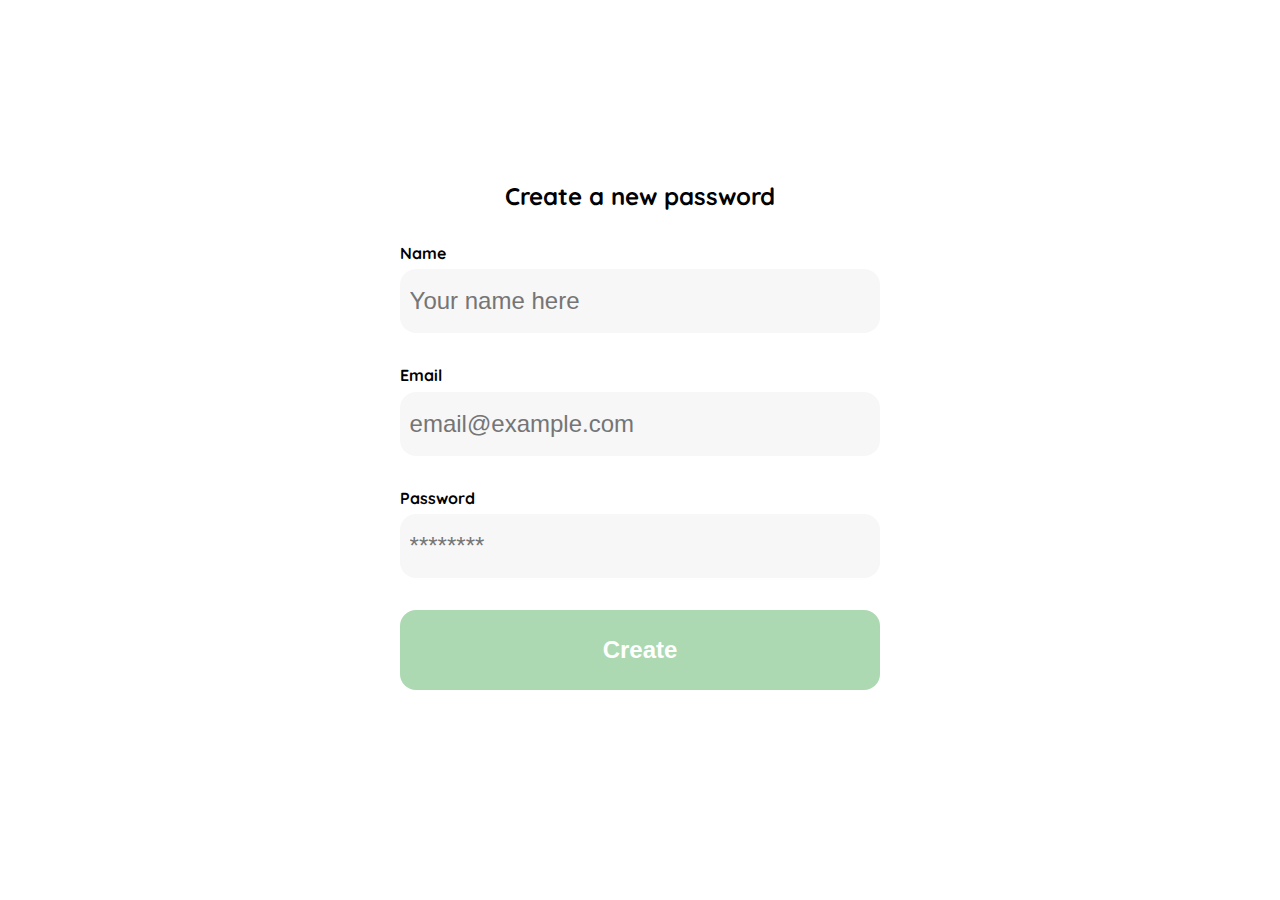
<file: cuenta.html>
<!DOCTYPE html>
<html lang="en">
  <head>
    <meta charset="UTF-8" />
    <meta name="viewport" content="width=device-width, initial-scale=1.0" />
    <title>Yard Sale</title>

    <link rel="preconnect" href="https://fonts.gstatic.com" crossorigin />
    <link
      href="https://fonts.googleapis.com/css2?family=Quicksand:wght@300;500;700&display=swap"
      rel="stylesheet"
    />
    <link rel="stylesheet" href="/style.css" />
  </head>
  <body>
    <main class="main__conteiner">
      <div class="div__conteiner">
        <h1 class="h1__cuenta">Create a new password</h1>

        <form class="form" action="">
          <div>
            <label for="name" class="label">Name</label>
            <input
              class="input input__name"
              type="text"
              id="name"
              placeholder="Your name here"
            />

            <label for="email" class="label">Email</label>
            <input
              class="input input__email"
              type="email"
              id="email"
              placeholder="email@example.com"
            />

            <label for="password" class="label">Password</label>
            <input
              class="input input__password"
              type="password"
              id="password"
              placeholder="********"
            />
          </div>

          <input
            class="primary__button create__btn"
            type="submit"
            value="Create"
          />
        </form>
      </div>
    </main>
  </body>
</html>
</file>
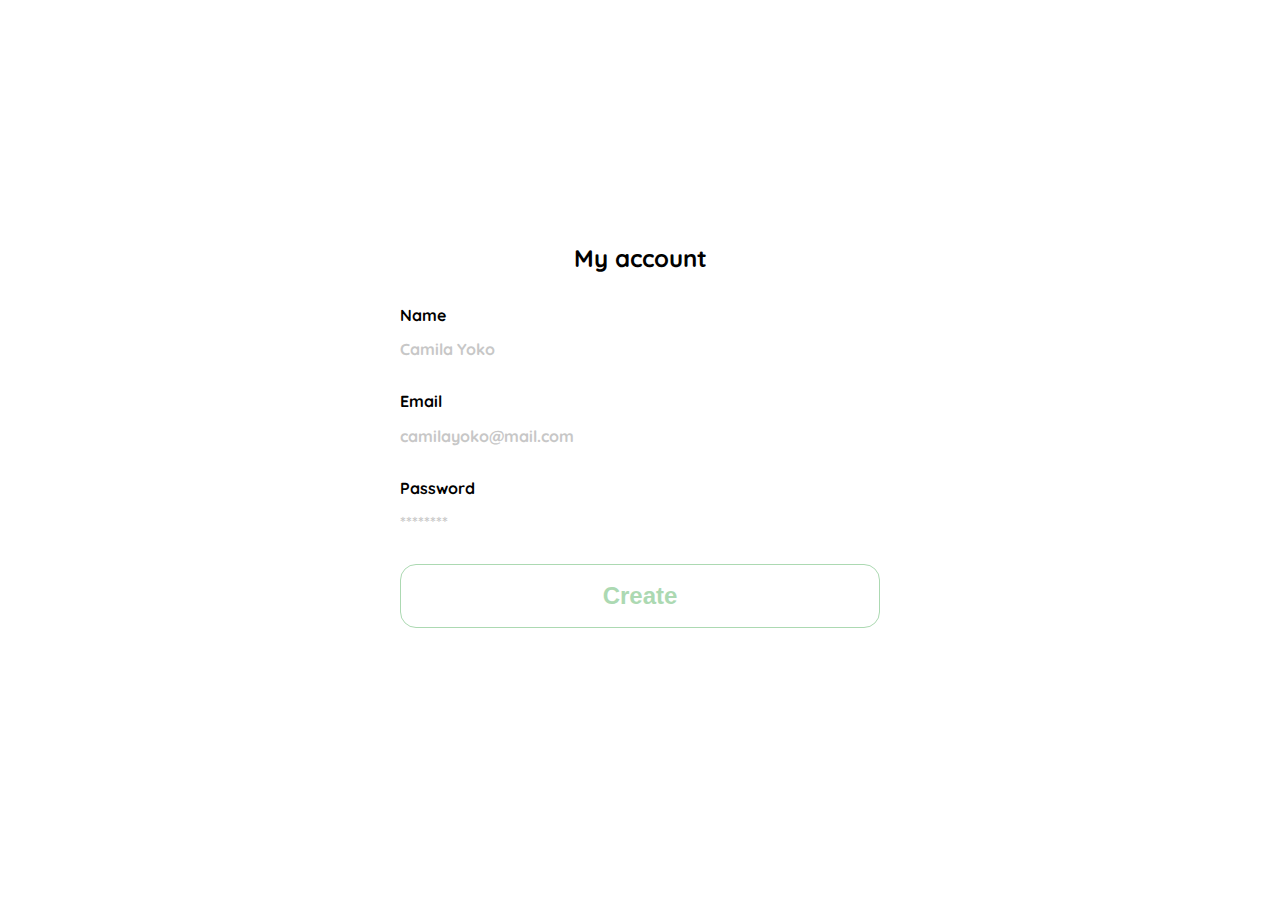
<file: editar.html>
<!DOCTYPE html>
<html lang="en">
  <head>
    <meta charset="UTF-8" />
    <meta name="viewport" content="width=device-width, initial-scale=1.0" />
    <title>Yard Sale</title>

    <link rel="preconnect" href="https://fonts.gstatic.com" crossorigin />
    <link
      href="https://fonts.googleapis.com/css2?family=Quicksand:wght@300;500;700&display=swap"
      rel="stylesheet"
    />
    <link rel="stylesheet" href="/style.css" />
  </head>
  <body>
    <main class="main__conteiner">
      <div class="div__conteiner">
        <h1 class="h1__cuenta">My account</h1>

        <form class="form" action="">
          <div>
            <label for="name" class="label">Name</label>
            <p class="value">Camila Yoko</p>

            <label for="email" class="label">Email</label>
            <p class="value">camilayoko@mail.com</p>

            <label for="password" class="label">Password</label>
            <p class="value">********</p>
          </div>

          <input
            class="secondary__btn editar__btn"
            type="submit"
            value="Create"
          />
        </form>
      </div>
    </main>
  </body>
</html>
</file>
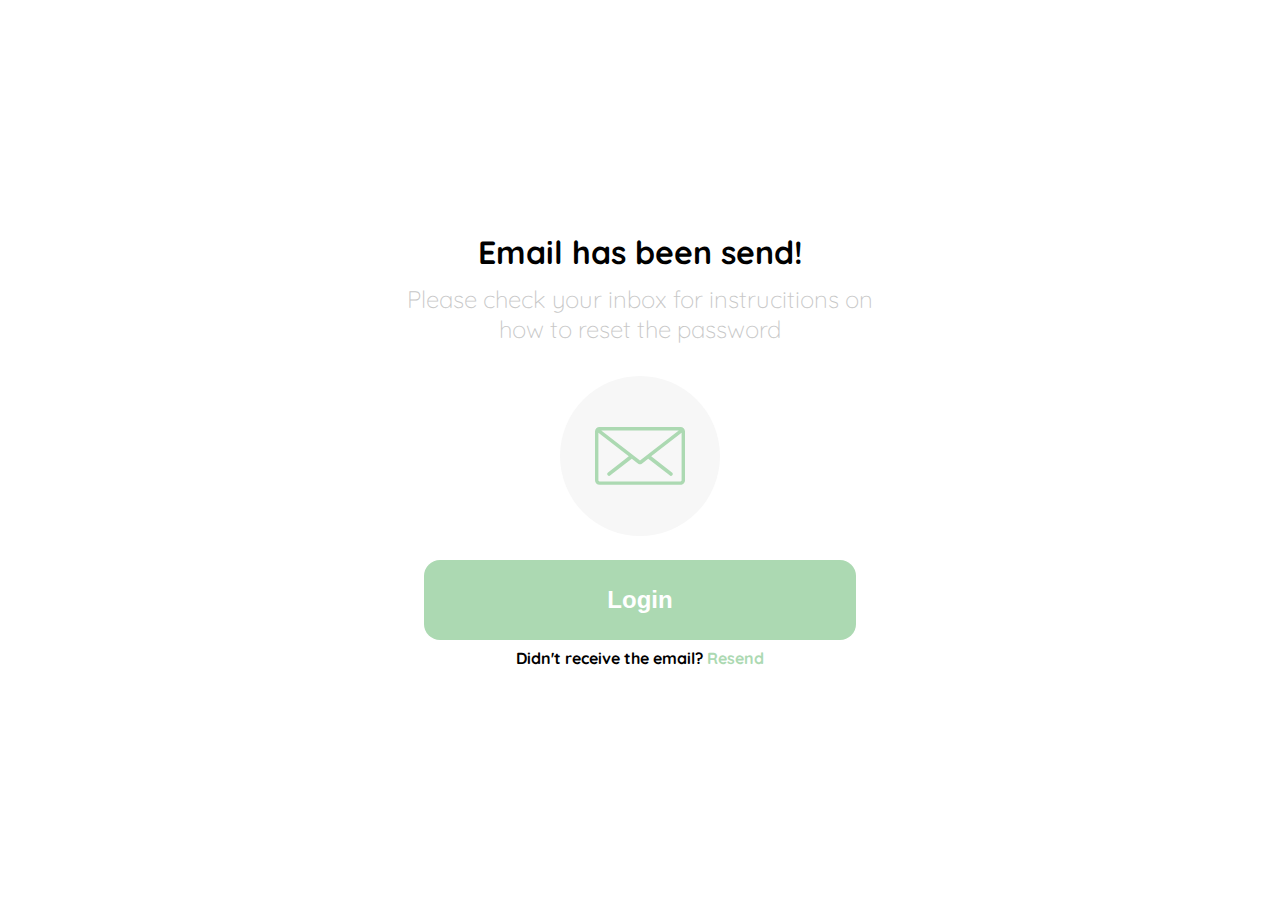
<file: email.html>
<!DOCTYPE html>
<html lang="en">
  <head>
    <meta charset="UTF-8" />
    <meta name="viewport" content="width=device-width, initial-scale=1.0" />
    <title>Email</title>

    <link rel="preconnect" href="https://fonts.gstatic.com" crossorigin />
    <link
      href="https://fonts.googleapis.com/css2?family=Quicksand:wght@300;500;700&display=swap"
      rel="stylesheet"
    />
    <link rel="stylesheet" href="/style.css" />
  </head>
  <body>
    <main class="main__conteiner">
      <div class="div__conteiner">
        <img src="./logos/logo_yard_sale.svg" alt="logo" class="logo" />

        <h1 class="titulo">Email has been send!</h1>
        <p class="subtitulo">
          Please check your inbox for instrucitions on how to reset the password
        </p>
        <div class="img__email">
          <img src="./icons/email.svg" alt="email" />
        </div>
        <button class="primary__button email__btn">Login</button>
        <p class="resend">
          <span>Didn't receive the email?</span>
          <a href="#">Resend</a>
        </p>
      </div>
    </main>
  </body>
</html>
</file>
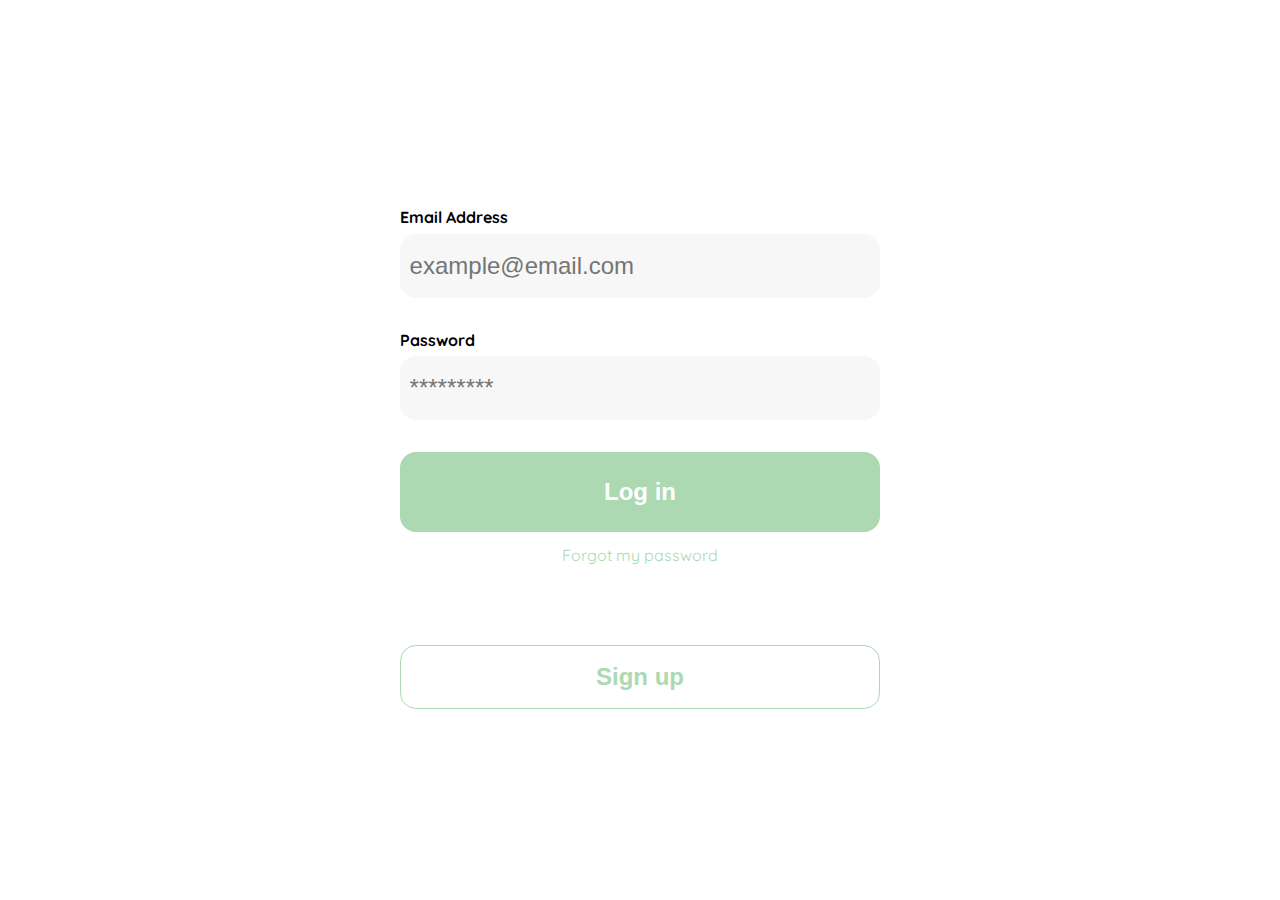
<file: login.html>
<!DOCTYPE html>
<html lang="en">
  <head>
    <meta charset="UTF-8" />
    <meta name="viewport" content="width=device-width, initial-scale=1.0" />
    <title>Yard Sale</title>

    <link rel="preconnect" href="https://fonts.gstatic.com" crossorigin />
    <link
      href="https://fonts.googleapis.com/css2?family=Quicksand:wght@300;500;700&display=swap"
      rel="stylesheet"
    />
    <link rel="stylesheet" href="/style.css" />
  </head>
  <body>
    <main class="main__conteiner">
      <div class="div__conteiner">
        <img src="./logos/logo_yard_sale.svg" alt="logo" class="logo" />
        <form class="form" action="">
          <label for="email" class="label">Email Address</label>
          <input
            class="input input__password"
            type="text"
            id="email"
            placeholder="example@email.com"
          />

          <label for="password" class="label">Password</label>
          <input
            class="input input__password"
            type="password"
            id="password"
            placeholder="*********"
          />

          <input
            class="primary__button login__btn"
            type="submit"
            value="Log in"
          />
          <a href="#">Forgot my password</a>
        </form>
        <button class="secondary__btn">Sign up</button>
      </div>
    </main>
  </body>
</html>
</file>
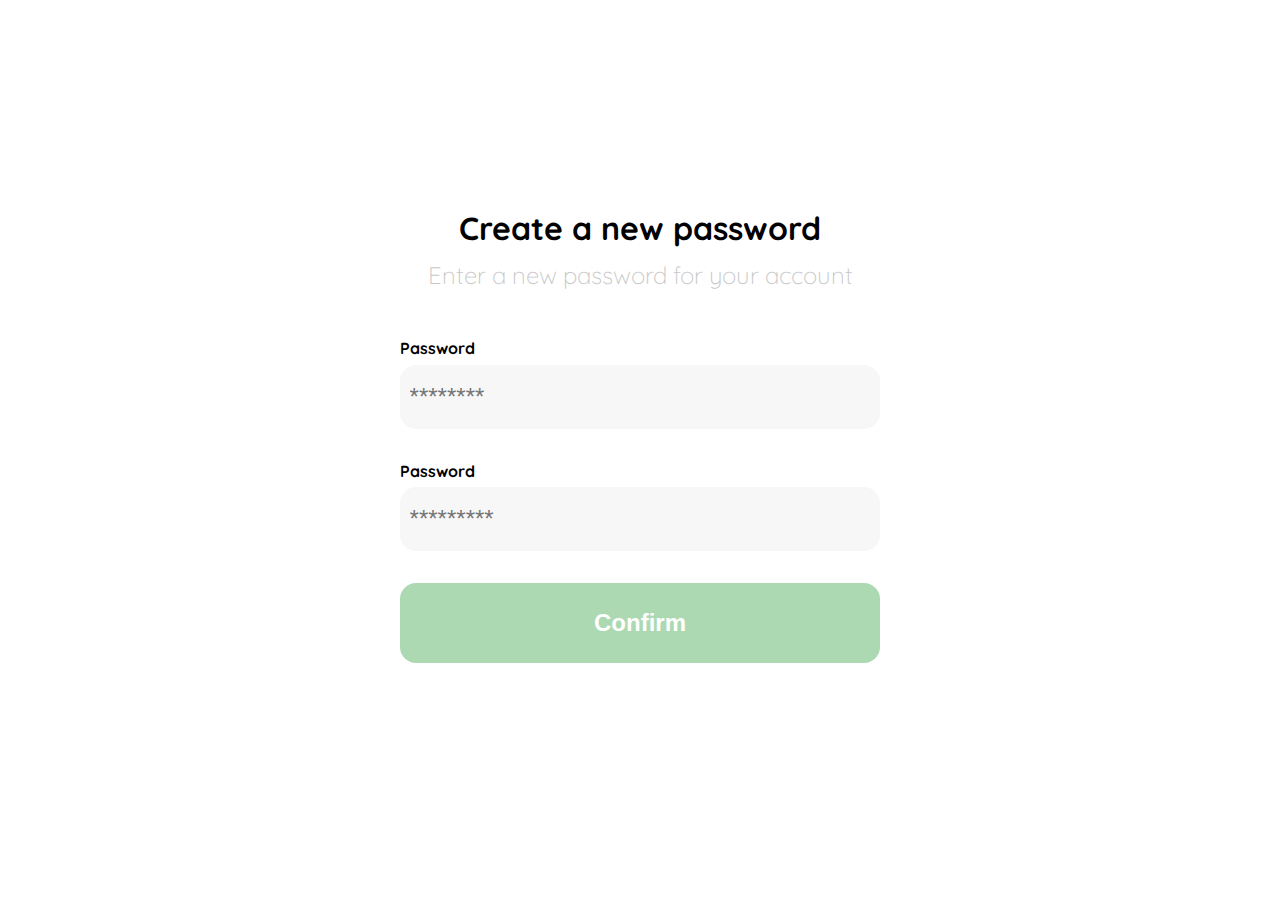
<file: password.html>
<!DOCTYPE html>
<html lang="en">
  <head>
    <meta charset="UTF-8" />
    <meta name="viewport" content="width=device-width, initial-scale=1.0" />
    <title>Yard Sale</title>

    <link rel="preconnect" href="https://fonts.gstatic.com" crossorigin />
    <link
      href="https://fonts.googleapis.com/css2?family=Quicksand:wght@300;500;700&display=swap"
      rel="stylesheet"
    />
    <link rel="stylesheet" href="/style.css" />
  </head>
  <body>
    <main class="main__conteiner">
      <div class="div__conteiner">
        <img src="./logos/logo_yard_sale.svg" alt="logo" class="logo" />

        <h1 class="titulo">Create a new password</h1>
        <p class="subtitulo">Enter a new password for your account</p>

        <form class="form" action="">
          <label for="password" class="label">Password</label>
          <input
            class="input input__password"
            type="password"
            id="password"
            placeholder="********"
          />

          <label for="newPassword" class="label">Password</label>
          <input
            class="input input__password"
            type="password"
            id="newPassword"
            placeholder="*********"
          />

          <input
            class="primary__button login__btn"
            type="submit"
            value="Confirm"
          />
        </form>
      </div>
    </main>
  </body>
</html>
</file>
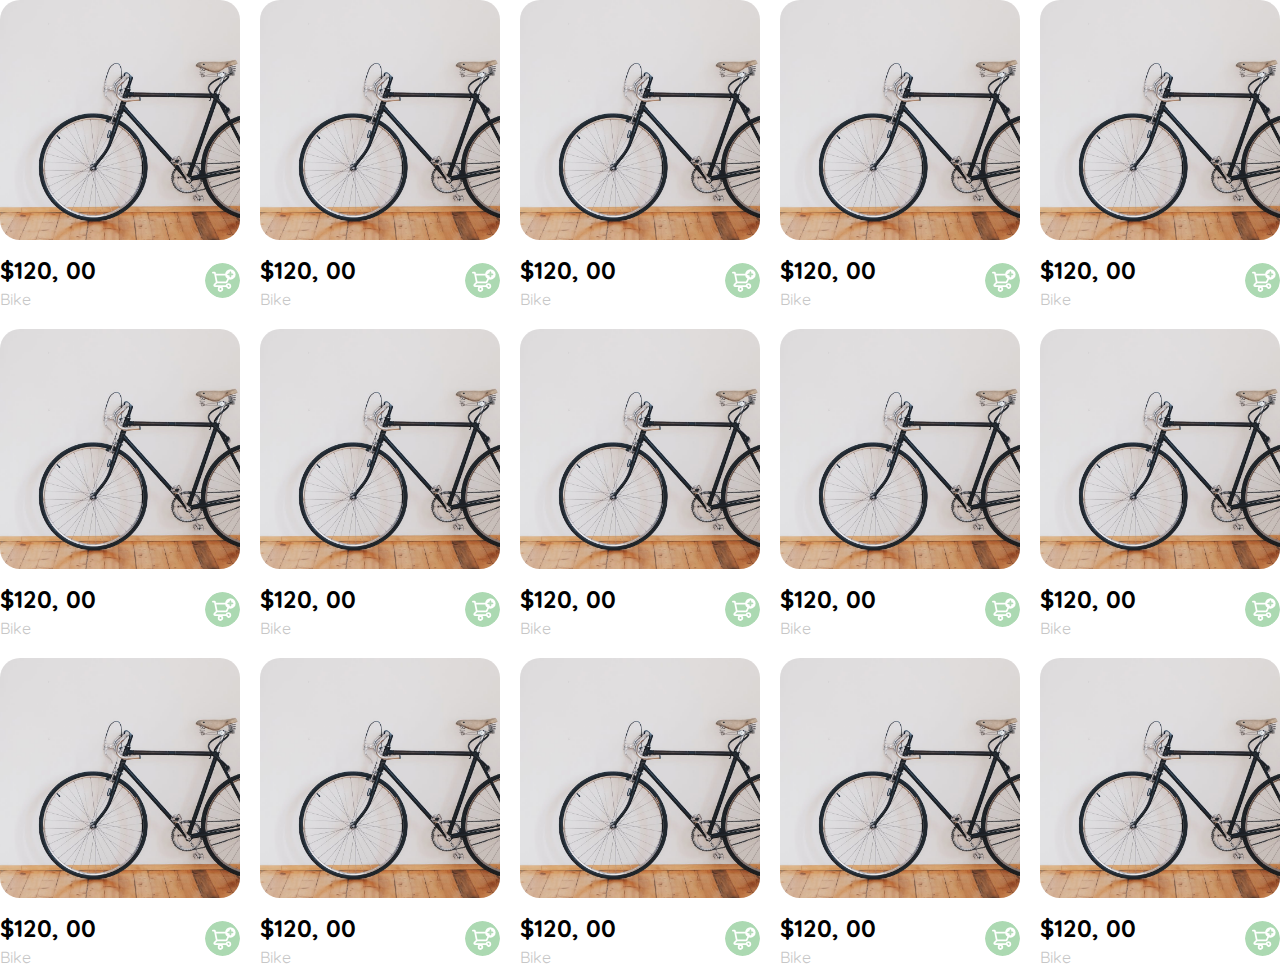
<file: cards/inicio.html>
<!DOCTYPE html>
<html lang="en">
  <head>
    <meta charset="UTF-8" />
    <meta name="viewport" content="width=device-width, initial-scale=1.0" />
    <title>Producto</title>
    <link rel="preconnect" href="https://fonts.gstatic.com" crossorigin />
    <link
      href="https://fonts.googleapis.com/css2?family=Quicksand:wght@300;500;700&display=swap"
      rel="stylesheet"
    />
    <link rel="stylesheet" href="./style2.css" />
  </head>
  <body>
    <main class="main__conteiner">
      <div class="cards__conteiner">
        <div class="cards__producto">
          <img src="../img/pexels-pixabay-276517.jpg" alt="Bike" />
          <div class="products__info">
            <div>
              <p>$120, 00</p>
              <p>Bike</p>
            </div>

            <figure>
              <img
                src="../icons/bt_add_to_cart.svg"
                alt="Logo agregar al carrito"
              />
            </figure>
          </div>
        </div>

        <div class="cards__producto">
          <img src="../img/pexels-pixabay-276517.jpg" alt="Bike" />
          <div class="products__info">
            <div>
              <p>$120, 00</p>
              <p>Bike</p>
            </div>

            <figure>
              <img
                src="../icons/bt_add_to_cart.svg"
                alt="Logo agregar al carrito"
              />
            </figure>
          </div>
        </div>

        <div class="cards__producto">
          <img src="../img/pexels-pixabay-276517.jpg" alt="Bike" />
          <div class="products__info">
            <div>
              <p>$120, 00</p>
              <p>Bike</p>
            </div>

            <figure>
              <img
                src="../icons/bt_add_to_cart.svg"
                alt="Logo agregar al carrito"
              />
            </figure>
          </div>
        </div>

        <div class="cards__producto">
          <img src="../img/pexels-pixabay-276517.jpg" alt="Bike" />
          <div class="products__info">
            <div>
              <p>$120, 00</p>
              <p>Bike</p>
            </div>

            <figure>
              <img
                src="../icons/bt_add_to_cart.svg"
                alt="Logo agregar al carrito"
              />
            </figure>
          </div>
        </div>

        <div class="cards__producto">
          <img src="../img/pexels-pixabay-276517.jpg" alt="Bike" />
          <div class="products__info">
            <div>
              <p>$120, 00</p>
              <p>Bike</p>
            </div>

            <figure>
              <img
                src="../icons/bt_add_to_cart.svg"
                alt="Logo agregar al carrito"
              />
            </figure>
          </div>
        </div>

        <div class="cards__producto">
          <img src="../img/pexels-pixabay-276517.jpg" alt="Bike" />
          <div class="products__info">
            <div>
              <p>$120, 00</p>
              <p>Bike</p>
            </div>

            <figure>
              <img
                src="../icons/bt_add_to_cart.svg"
                alt="Logo agregar al carrito"
              />
            </figure>
          </div>
        </div>

        <div class="cards__producto">
          <img src="../img/pexels-pixabay-276517.jpg" alt="Bike" />
          <div class="products__info">
            <div>
              <p>$120, 00</p>
              <p>Bike</p>
            </div>

            <figure>
              <img
                src="../icons/bt_add_to_cart.svg"
                alt="Logo agregar al carrito"
              />
            </figure>
          </div>
        </div>

        <div class="cards__producto">
          <img src="../img/pexels-pixabay-276517.jpg" alt="Bike" />
          <div class="products__info">
            <div>
              <p>$120, 00</p>
              <p>Bike</p>
            </div>

            <figure>
              <img
                src="../icons/bt_add_to_cart.svg"
                alt="Logo agregar al carrito"
              />
            </figure>
          </div>
        </div>

        <div class="cards__producto">
          <img src="../img/pexels-pixabay-276517.jpg" alt="Bike" />
          <div class="products__info">
            <div>
              <p>$120, 00</p>
              <p>Bike</p>
            </div>

            <figure>
              <img
                src="../icons/bt_add_to_cart.svg"
                alt="Logo agregar al carrito"
              />
            </figure>
          </div>
        </div>

        <div class="cards__producto">
          <img src="../img/pexels-pixabay-276517.jpg" alt="Bike" />
          <div class="products__info">
            <div>
              <p>$120, 00</p>
              <p>Bike</p>
            </div>

            <figure>
              <img
                src="../icons/bt_add_to_cart.svg"
                alt="Logo agregar al carrito"
              />
            </figure>
          </div>
        </div>

        <div class="cards__producto">
          <img src="../img/pexels-pixabay-276517.jpg" alt="Bike" />
          <div class="products__info">
            <div>
              <p>$120, 00</p>
              <p>Bike</p>
            </div>

            <figure>
              <img
                src="../icons/bt_add_to_cart.svg"
                alt="Logo agregar al carrito"
              />
            </figure>
          </div>
        </div>

        <div class="cards__producto">
          <img src="../img/pexels-pixabay-276517.jpg" alt="Bike" />
          <div class="products__info">
            <div>
              <p>$120, 00</p>
              <p>Bike</p>
            </div>

            <figure>
              <img
                src="../icons/bt_add_to_cart.svg"
                alt="Logo agregar al carrito"
              />
            </figure>
          </div>
        </div>

        <div class="cards__producto">
          <img src="../img/pexels-pixabay-276517.jpg" alt="Bike" />
          <div class="products__info">
            <div>
              <p>$120, 00</p>
              <p>Bike</p>
            </div>

            <figure>
              <img
                src="../icons/bt_add_to_cart.svg"
                alt="Logo agregar al carrito"
              />
            </figure>
          </div>
        </div>

        <div class="cards__producto">
          <img src="../img/pexels-pixabay-276517.jpg" alt="Bike" />
          <div class="products__info">
            <div>
              <p>$120, 00</p>
              <p>Bike</p>
            </div>

            <figure>
              <img
                src="../icons/bt_add_to_cart.svg"
                alt="Logo agregar al carrito"
              />
            </figure>
          </div>
        </div>

        <div class="cards__producto">
          <img src="../img/pexels-pixabay-276517.jpg" alt="Bike" />
          <div class="products__info">
            <div>
              <p>$120, 00</p>
              <p>Bike</p>
            </div>

            <figure>
              <img
                src="../icons/bt_add_to_cart.svg"
                alt="Logo agregar al carrito"
              />
            </figure>
          </div>
        </div>

        </div>
      </div>
    </main>
  </body>
</html>
</file>
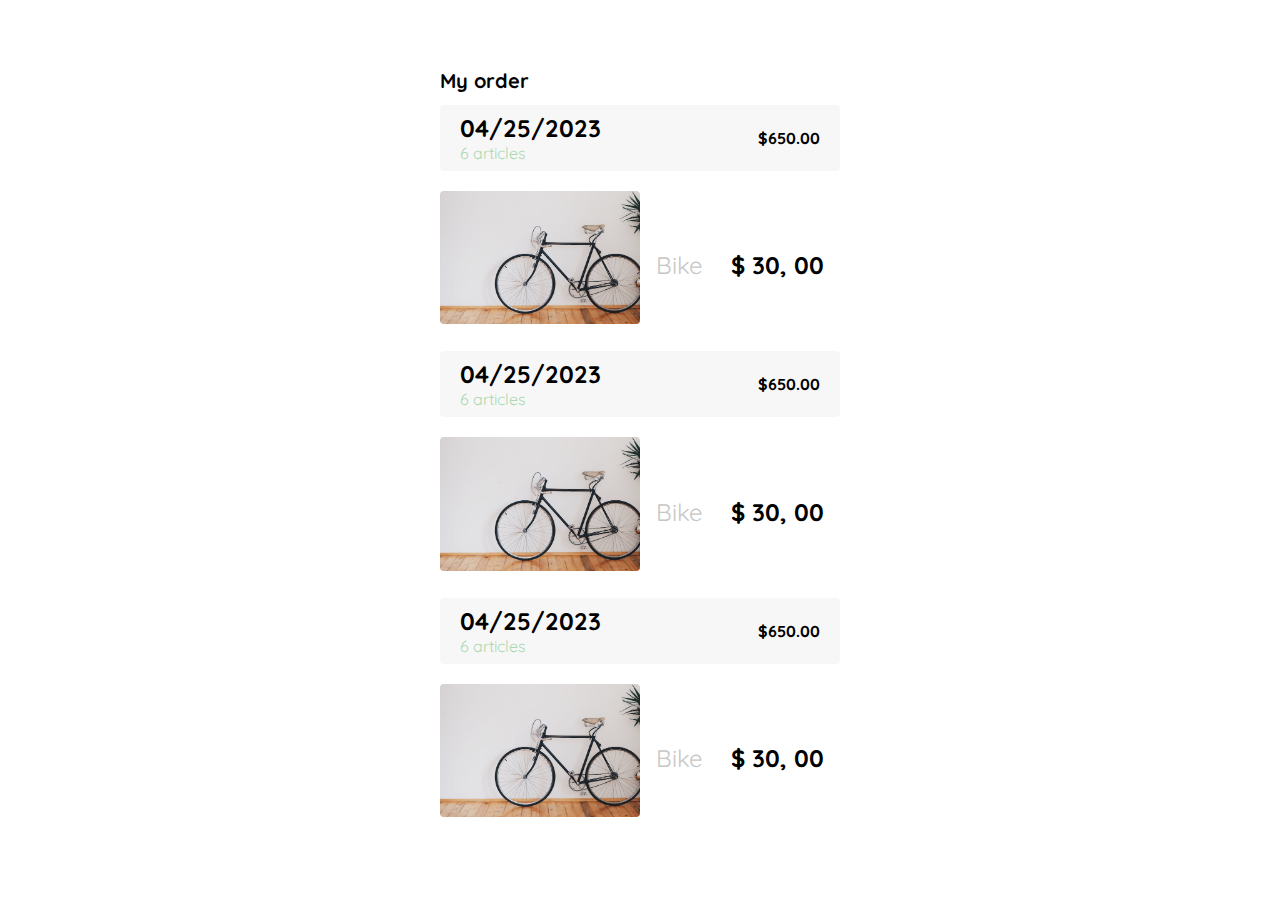
<file: cards/miorden.html>
<!DOCTYPE html>
<html lang="en">
  <head>
    <meta charset="UTF-8" />
    <meta name="viewport" content="width=device-width, initial-scale=1.0" />
    <title>Menu</title>
    <link rel="preconnect" href="https://fonts.gstatic.com" crossorigin />
    <link
      href="https://fonts.googleapis.com/css2?family=Quicksand:wght@300;500;700&display=swap"
      rel="stylesheet"
    />
    <link rel="stylesheet" href="./style2.css" />
  </head>
  <body>
    <main class="my__order">
      <div class="my__order-conteiner">
        <h1 class="my__order-title">My order</h1>
        <div class="my__order-info">
          <div class="order">
            <p>
              <span>04/25/2023</span>
              <span>6 articles</span>
            </p>
            <p>$650.00</p>
          </div>
        </div>
        <div class="my__order-cards">
          <figure>
            <img src="../img/pexels-pixabay-276517.jpg" alt="bike" />
          </figure>
          <p>Bike</p>
          <p>$ 30, 00</p>
        </div>

        <div class="my__order-info">
          <div class="order">
            <p>
              <span>04/25/2023</span>
              <span>6 articles</span>
            </p>
            <p>$650.00</p>
          </div>
        </div>
        <div class="my__order-cards">
          <figure>
            <img src="../img/pexels-pixabay-276517.jpg" alt="bike" />
          </figure>
          <p>Bike</p>
          <p>$ 30, 00</p>
        </div>

        <div class="my__order-info">
          <div class="order">
            <p>
              <span>04/25/2023</span>
              <span>6 articles</span>
            </p>
            <p>$650.00</p>
          </div>
        </div>
        <div class="my__order-cards">
          <figure>
            <img src="../img/pexels-pixabay-276517.jpg" alt="bike" />
          </figure>
          <p>Bike</p>
          <p>$ 30, 00</p>
        </div>
      </div>
    </main>
  </body>
</html>
</file>
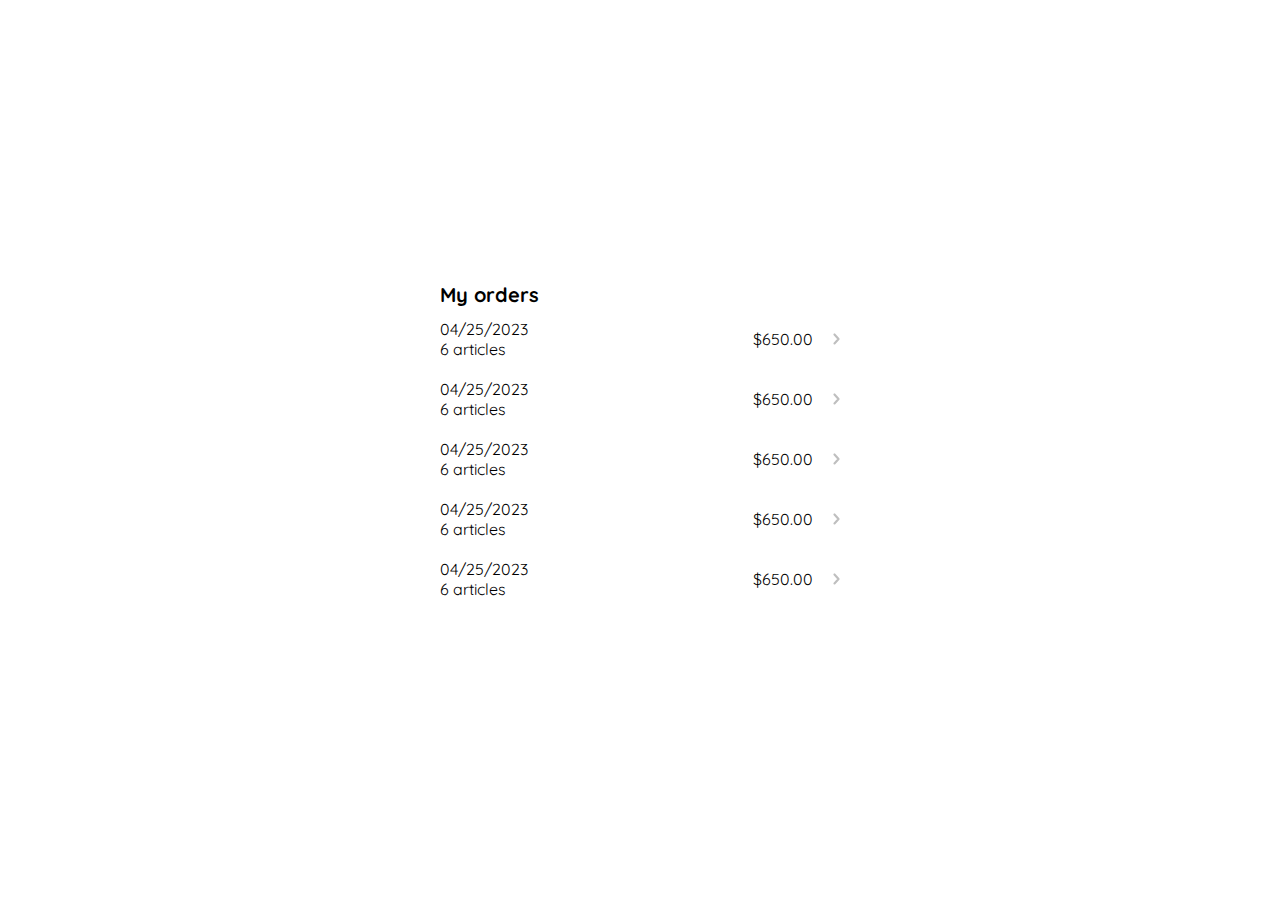
<file: cards/misordenes.html>
<!DOCTYPE html>
<html lang="en">
  <head>
    <meta charset="UTF-8" />
    <meta name="viewport" content="width=device-width, initial-scale=1.0" />
    <title>Menu</title>
    <link rel="preconnect" href="https://fonts.gstatic.com" crossorigin />
    <link
      href="https://fonts.googleapis.com/css2?family=Quicksand:wght@300;500;700&display=swap"
      rel="stylesheet"
    />
    <link rel="stylesheet" href="./style2.css" />
  </head>
  <body>
    <main class="my__order">
      <div class="my__order-conteiner">
        <h1 class="my__order-title">My orders</h1>
        <div class="my__orders-info">
          <div class="orders">
            <p class="orders__info">
              <span>04/25/2023</span>
              <span>6 articles</span>
            </p>
            <p class="orders__precio">$650.00</p>
            <img src="../icons/flechita.svg" alt="flechita" />
          </div>

          <div class="orders">
            <p class="orders__info">
              <span>04/25/2023</span>
              <span>6 articles</span>
            </p>
            <p class="orders__precio">$650.00</p>
            <img src="../icons/flechita.svg" alt="flechita" />
          </div>

          <div class="orders">
            <p class="orders__info">
              <span>04/25/2023</span>
              <span>6 articles</span>
            </p>
            <p class="orders__precio">$650.00</p>
            <img src="../icons/flechita.svg" alt="flechita" />
          </div>

          <div class="orders">
            <p class="orders__info">
              <span>04/25/2023</span>
              <span>6 articles</span>
            </p>
            <p class="orders__precio">$650.00</p>
            <img src="../icons/flechita.svg" alt="flechita" />
          </div>

          <div class="orders">
            <p class="orders__info">
              <span>04/25/2023</span>
              <span>6 articles</span>
            </p>
            <p class="orders__precio">$650.00</p>
            <img src="../icons/flechita.svg" alt="flechita" />
          </div>
        </div>
      </div>
    </main>
  </body>
</html>
</file>
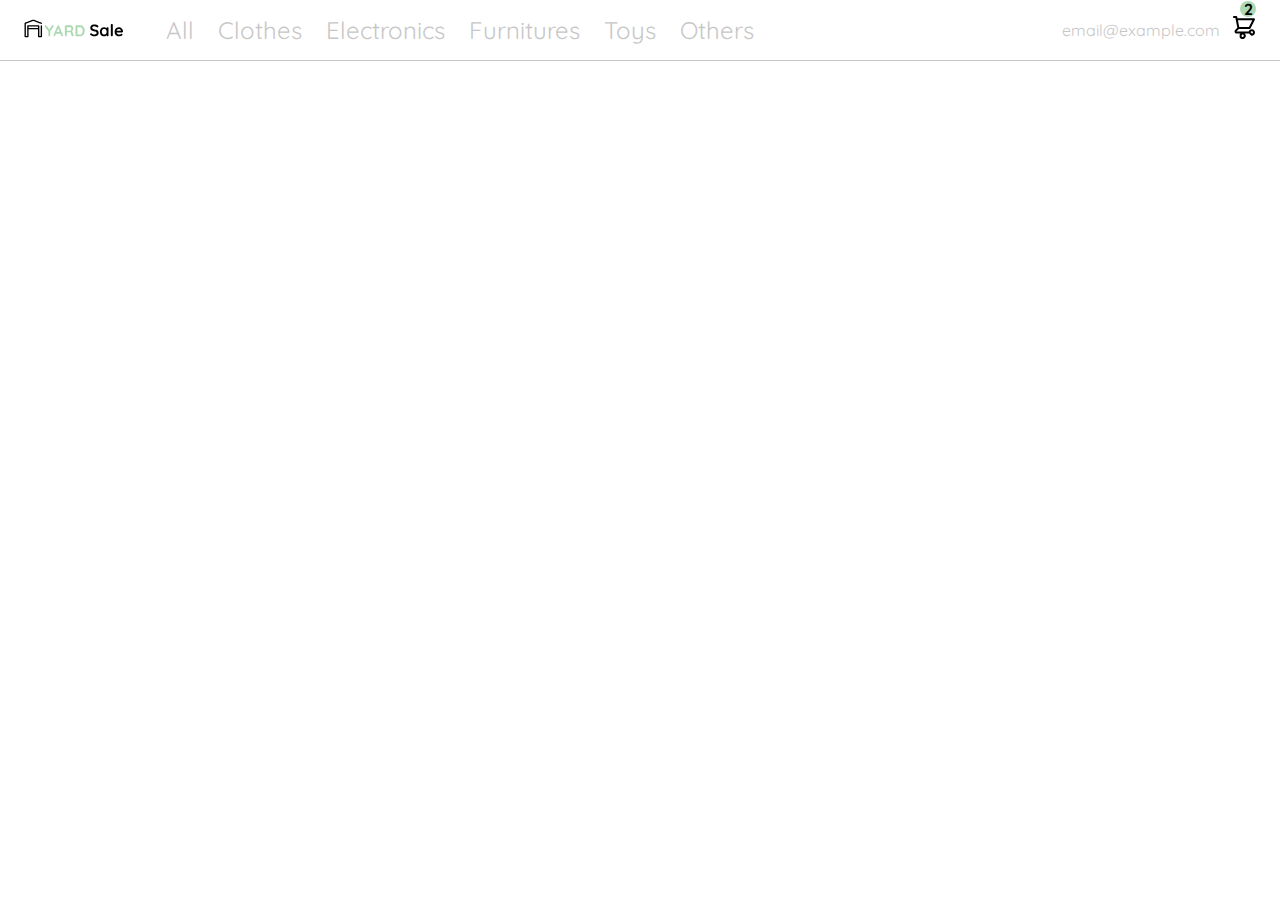
<file: cards/navbar.html>
<!DOCTYPE html>
<html lang="en">
  <head>
    <meta charset="UTF-8" />
    <meta name="viewport" content="width=device-width, initial-scale=1.0" />
    <title>Navbar</title>
    <link rel="preconnect" href="https://fonts.gstatic.com" crossorigin />
    <link
      href="https://fonts.googleapis.com/css2?family=Quicksand:wght@300;500;700&display=swap"
      rel="stylesheet"
    />
    <link rel="stylesheet" href="./style2.css" />
  </head>
  <body>
    <nav class="nav__conteiner">
      <img class="img__menu" src="../icons/icon_menu.svg" alt="icono de menu" />

      <div class="nav__left">
        <img class="logo" src="../logos/logo_yard_sale.svg" alt="logo" />
        <ul>
          <li>
            <a href="/">All</a>
          </li>

          <li>
            <a href="/">Clothes</a>
          </li>

          <li>
            <a href="/">Electronics</a>
          </li>

          <li>
            <a href="/">Furnitures</a>
          </li>

          <li>
            <a href="/">Toys</a>
          </li>

          <li>
            <a href="/">Others</a>
          </li>
        </ul>
      </div>
      <div class="nav__right">
        <ul class="nav__right-carrito">
          <li class="nav__right-email">email@example.com</li>
          <li class="nav__right-img">
            <img src="../icons/icon_shopping_cart.svg" alt="carrito" />
            <div>2</div>
          </li>
        </ul>
      </div>
    </nav>
  </body>
</html>
</file>
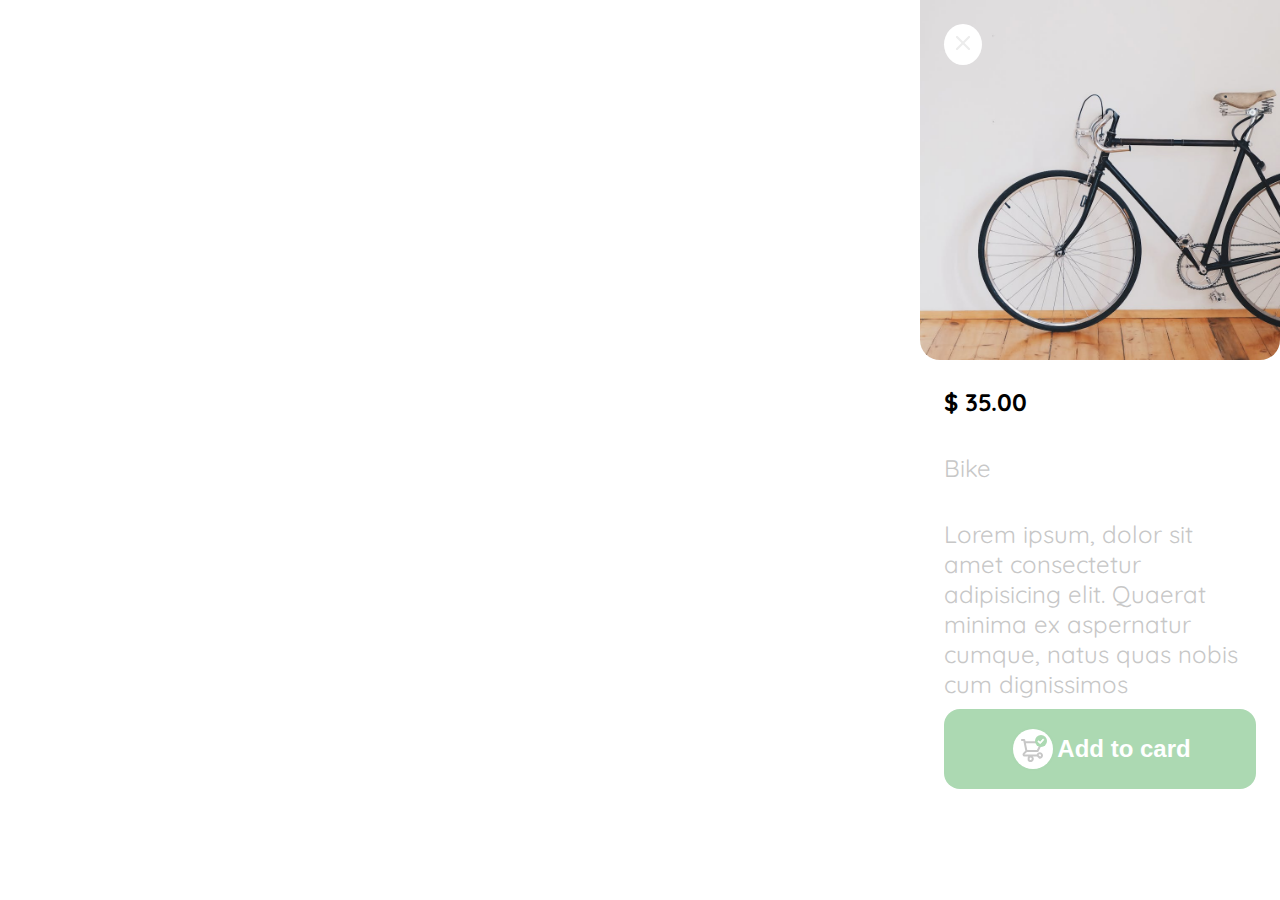
<file: cards/prductos.html>
<!DOCTYPE html>
<html lang="en">
  <head>
    <meta charset="UTF-8" />
    <meta name="viewport" content="width=device-width, initial-scale=1.0" />
    <title>Navbar</title>
    <link rel="preconnect" href="https://fonts.gstatic.com" crossorigin />
    <link
      href="https://fonts.googleapis.com/css2?family=Quicksand:wght@300;500;700&display=swap"
      rel="stylesheet"
    />
    <link rel="stylesheet" href="./style2.css" />
  </head>
  <body>
    <aside class="product__detail">
      <div class="product__detail-close">
        <img src="../icons/icon_close.png" alt="close" />
      </div>

      <img src="../img/pexels-pixabay-276517.jpg" alt="bike" />
      <div class="product__info">
        <p>$ 35.00</p>
        <p>Bike</p>
        <p>
          Lorem ipsum, dolor sit amet consectetur adipisicing elit. Quaerat
          minima ex aspernatur cumque, natus quas nobis cum dignissimos
        </p>
        <button class="primary__button btn__add">
          <img src="../icons/bt_added_to_cart.svg" alt="add to cart" />
          Add to card
        </button>
      </div>
    </aside>
  </body>
</html>
</file>
<file: style.css>
/*--------------GLOBALES------*/
* {
  margin: 0;
  padding: 0;
  box-sizing: border-box;
}

:root {
  --very-light-pink: #c7c7c7;
  --text-input-field: #f7f7f7;
  --white: #ffffff;
  --black: #000000;
  --hospital-green: #acd9b2;
  --sm: 1rem;
  --md: 1.5rem;
  --lg: 2rem;
}

body {
  font-family: "Quicksand", sans-serif;
  font-size: 62.5%;
}

.main__conteiner {
  width: 100%;
  height: 100vh;
  display: grid;
  place-items: center;
}

.div__conteiner {
  display: grid;
  grid-template-rows: auto 1fr auto;
  width: 30rem;
  justify-items: center;
}

/*----------------------PASSWORD------------------------*/

.logo {
  width: 10rem;
  margin-bottom: 40px;
  justify-self: center;
  display: none;
}

.titulo {
  font-size: var(--lg);
  margin-bottom: 12px;
  text-align: center;
}

.subtitulo {
  font-size: var(--md);
  text-align: center;
  color: var(--very-light-pink);
  font-weight: 300;
  margin-bottom: 2rem;
  margin-top: 0;
}

.label {
  font-size: var(--sm);
  font-weight: bold;
  margin-bottom: 0.4rem;
}

input {
  background-color: var(--text-input-field);
  border: none;
  border-radius: 1rem;
  height: 4rem;
  font-size: var(--md);
  padding: 0.6rem;
  margin-bottom: 0.8rem;
}

.form {
  display: flex;
  width: 100%;
  flex-direction: column;
  margin: 1rem 0;
}

form div {
  display: flex;
  flex-direction: column;
}

.form a {
  color: var(--hospital-green);
  font-size: var(--sm);
  text-align: center;
  text-decoration: none;
  margin-bottom: 4rem;
}

.primary__button {
  background-color: var(--hospital-green);
  font-size: var(--md);
  font-weight: bold;
  border: none;
  border-radius: 1rem;
  color: var(--white);
  height: 5rem;
  cursor: pointer;
}

.primary__button:hover {
  background-color: var(--very-light-pink);
}

.confirm__btn {
  margin-top: 14px;
  margin-bottom: 30px;
}

/*-------------------- Section email----------- */

.img__email {
  width: 10rem;
  height: 10rem;
  border-radius: 50%;
  background-color: var(--text-input-field);
  display: flex;
  justify-content: center;
  align-items: center;
  margin-bottom: 24px;
}

.email__img img {
  width: 80px;
}

.resend {
  font-size: var(--sm);
  font-weight: bold;
  text-align: center;
}

.resend a {
  font-size: var(--sm);
  text-decoration: none;
  color: var(--hospital-green);
}

.email__btn {
  width: 90%;
  margin-bottom: 8px;
}

/*--------------------- Section Login-------------- */

.secondary__btn {
  background-color: var(--white);
  font-size: var(--md);
  font-weight: bold;
  border: solid 0.1rem var(--hospital-green);
  border-radius: 1rem;
  color: var(--hospital-green);
  height: 4rem;
  cursor: pointer;
  width: 100%;
}

/*-------------------- Section Cuenta --------*/

.input__name,
.input__email,
.input__password {
  margin-bottom: 2rem;
}

.h1__cuenta {
  text-align: start;
  font-size: var(--md);
  margin-bottom: 1rem;
}

/*----------------- Section Editar --------*/

.value {
  color: var(--very-light-pink);
  font-weight: bold;
  margin: 8px 0 32px 0;
  font-size: var(--sm);
}

/*------------------Media Querys---------------*/

@media (max-width: 640px) {
  .form {
    height: 100%;
    justify-content: space-between;
  }

  .div__conteiner {
    height: 100%;
  }

  .logo {
    display: block;
  }

  .login__cuenta {
    height: 100%;
  }
}

@media (max-width: 375px) {
  .div__conteiner {
    max-width: 280px;
  }
}
</file>
<file: cards/style2.css>
* {
  margin: 0;
  padding: 0;
  box-sizing: border-box;
}

:root {
  --very-light-pink: #c7c7c7;
  --text-input-field: #f7f7f7;
  --white: #ffffff;
  --black: #000000;
  --hospital-green: #acd9b2;
  --sm: 1rem;
  --md: 1.5rem;
  --lg: 2rem;

  --font: "Quicksand", sans-serif;
}

body {
  font-size: 62.5%;
  font-family: var(--font);
}

.cards__conteiner {
  display: grid;
  grid-template-columns: repeat(auto-fill, 240px);
  gap: 20px;
  place-content: center;
}

.cards__producto {
  width: 240px;
}

.cards__producto img {
  width: 240px;
  height: 240px;
  border-radius: 20px;
  object-fit: cover;
}

.products__info {
  display: flex;
  justify-content: space-between;
  align-items: center;
  margin-top: 12px;
}

.products__info figure {
  margin: 0;
}

.products__info figure img {
  width: 35px;
  height: 35px;
}

.products__info div p:nth-child(1) {
  font-weight: bold;
  font-size: var(--md);

  margin-bottom: 4px;
}

.products__info div p:nth-child(2) {
  font-size: var(--sm);
  color: var(--very-light-pink);
  margin-top: 0;
  margin-bottom: 0;
}

/*--------------MENU------------*/

.nav__desktop {
  width: 150px;
  height: auto;
  border: 1px solid var(--very-light-pink);
  border-radius: 8px;
  padding: 20px;
}

.nav__desktop a {
  text-decoration: none;
}

.nav__desktop ul {
  list-style: none;
  padding: 0;
  margin: 0;
}

.nav__desktop ul li {
  text-align: end;
  text-decoration: none;
}

.nav__desktop ul li a {
  color: var(--black);
  margin-bottom: 20px;
  font-size: var(--sm);
  display: inline-block;
  font-weight: 600;
}

.nav__desktop ul li:last-child {
  border-top: 1px solid var(--very-light-pink);
}

.nav__desktop ul li:last-child a {
  font-size: var(--sm);
  color: var(--hospital-green);
  font-weight: bold;
}

/*---------------Menu Mobile--------*/

.nav__mobile {
  padding: 24px;
}

.nav__mobile ul {
  padding: 0;
  list-style: none;
  margin: 0;
  margin: 24px 0 0;
}

.nav__mobile ul .others {
  border-bottom: solid 1px var(--very-light-pink);
}

.nav__mobile ul li {
  margin-bottom: 24px;
}

.nav__mobile a {
  text-decoration: none;
  color: var(--black);
  font-weight: bold;
  font-size: var(--md);
}

.nav__mobile .email {
  font-size: var(--sm);
  font-weight: 300;
  color: var(--very-light-pink);
}

.sign__out {
  font-size: var(--sm);
  color: var(--hospital-green);
}

/*----------My order-------------*/

.my__order {
  width: 100%;
  height: 100vh;
  display: grid;
  place-items: center;
}

.my__order-conteiner {
  display: flex;
  flex-direction: column;
  width: 400px;
}

.my__order-order {
  font-size: var(--lg);
  margin-bottom: 40px;
}

.my__order-info {
  display: grid;
  grid-template-rows: auto 1fr auto;
}

.my__order-conteiner figure img {
  width: 200px;
  border-radius: 4px;
  object-fit: cover;
  margin-bottom: 12px;
}

.my__order-cards {
  display: grid;
  grid-template-columns: auto 1fr auto auto;
  gap: 16px;

  align-items: center;
}

.my__order-cards figure {
  margin: 0;
}

.my__order-cards p:nth-child(2) {
  color: var(--very-light-pink);
  font-size: var(--md);
}

.my__order-cards p:nth-child(3) {
  color: var(--black);
  font-size: var(--md);
  font-weight: bold;
}

.my__order-info .order {
  display: grid;
  grid-template-columns: auto 1fr;
  gap: 20px;
  align-items: center;
  background-color: var(--text-input-field);
  margin: 12px 0 20px 0;
  border-radius: 4px;
  padding: 8px 20px;
  font-size: var(--sm);
}

.my__order-info .order p:nth-child(1) {
  display: flex;
  flex-direction: column;
}

.my__order-info .order p:nth-child(2) {
  text-align: end;
  font-weight: bold;
}

.my__order-info .order p span:nth-child(1) {
  font-size: var(--md);
  font-weight: bold;
}

.my__order-info .order p span:nth-child(2) {
  font-size: var(--sm);
  color: var(--hospital-green);
}

/*--------------Mis ordenes----------*/

.orders {
  display: grid;
  grid-template-columns: auto 1fr auto;
  gap: 20px;
  align-items: center;
  margin: 12px 0 20px 0;
  font-size: var(--sm);
}

.orders__info {
  display: flex;
  flex-direction: column;
}

.orders__precio {
  text-align: end;
}

/*-------------navbar----------------*/

.img__menu {
  display: none;
}

.logo {
  width: 100px;
  margin-right: 30px;
}

.nav__left ul,
.nav__right ul {
  padding: 0;
  margin-top: 0;
  display: flex;
  align-items: center;
  list-style: none;
  height: 60px;
}

.nav__conteiner {
  display: flex;
  font-size: var(--md);
  justify-content: space-between;
  padding: 0 24px;
  border-bottom: 1px solid var(--very-light-pink);
}

.nav__left {
  display: flex;
}

.nav__left ul li a,
.nav__right ul li a {
  text-decoration: none;
  color: var(--very-light-pink);
  padding: 8px;
  margin: 0 4px;
}

.nav__left ul li a:hover,
.nav__right ul li a:hover {
  color: var(--hospital-green);
  color: var(--hospital-green);
  border: 2px solid var(--black);
  border-radius: 4px;
}

.nav__right-email {
  color: var(--very-light-pink);
  font-size: var(--sm);
  margin-right: 12px;
}

.nav__right-carrito {
  position: relative;
}

.nav__right-img div {
  width: 16px;
  height: 16px;
  background-color: var(--hospital-green);
  border-radius: 50%;
  font-weight: bold;
  font-size: var(--sm);
  position: absolute;
  right: 0px;
  top: 1px;
  z-index: 100;
  display: flex;
  justify-content: center;
  align-items: center;
}

/*--------------Product----------------*/

.product__detail {
  width: 360px;
  padding-bottom: 24px;
  position: absolute;
  right: 0;
}

.product__detail-close {
  position: absolute;
  top: 24px;
  left: 24px;
  z-index: 2;
  padding: 12px;
  background-color: var(--white);
  border-radius: 50%;
}

.product__detail-close:hover {
  cursor: pointer;
}

.product__detail img:nth-child(2) {
  width: 360px;
  height: 360px;
  object-fit: cover;
  border-radius: 0 0 20px 20px;
}

.product__info {
  margin: 24px 24px 0 24px;
}

.product__info p:nth-child(1) {
  font-weight: bold;
  font-size: var(--md);
  margin: 0 0 36px 0;
}

.product__info p:nth-child(2) {
  font-size: var(--md);
  margin: 0 0 36px 0;
  color: var(--very-light-pink);
}

.product__info p:nth-child(3) {
  color: var(--very-light-pink);
  font-size: var(--md);
}

.primary__button {
  background-color: var(--hospital-green);
  font-size: var(--md);
  font-weight: bold;
  border: none;
  border-radius: 1rem;
  color: var(--white);
  height: 5rem;
  cursor: pointer;
}

.primary__button:hover {
  background-color: var(--very-light-pink);
}

.btn__add {
  display: flex;
  justify-content: center;
  align-items: center;
  width: 100%;
  margin: 10px 0;
}

/*--------------Media Querys -------------*/

@media (max-width: 640px) {
  .cards__conteiner {
    grid-template-columns: repeat(auto-fill, 140px);
  }

  .cards__producto {
    width: 140px;
  }

  .cards__producto img {
    width: 140px;
    height: 140px;
  }

  .img__menu {
    display: block;
  }

  .nav__left {
    display: none;
  }

  .nav__right-email {
    display: none;
  }

  .product__detail {
    width: 100%;
  }
}
</file>
